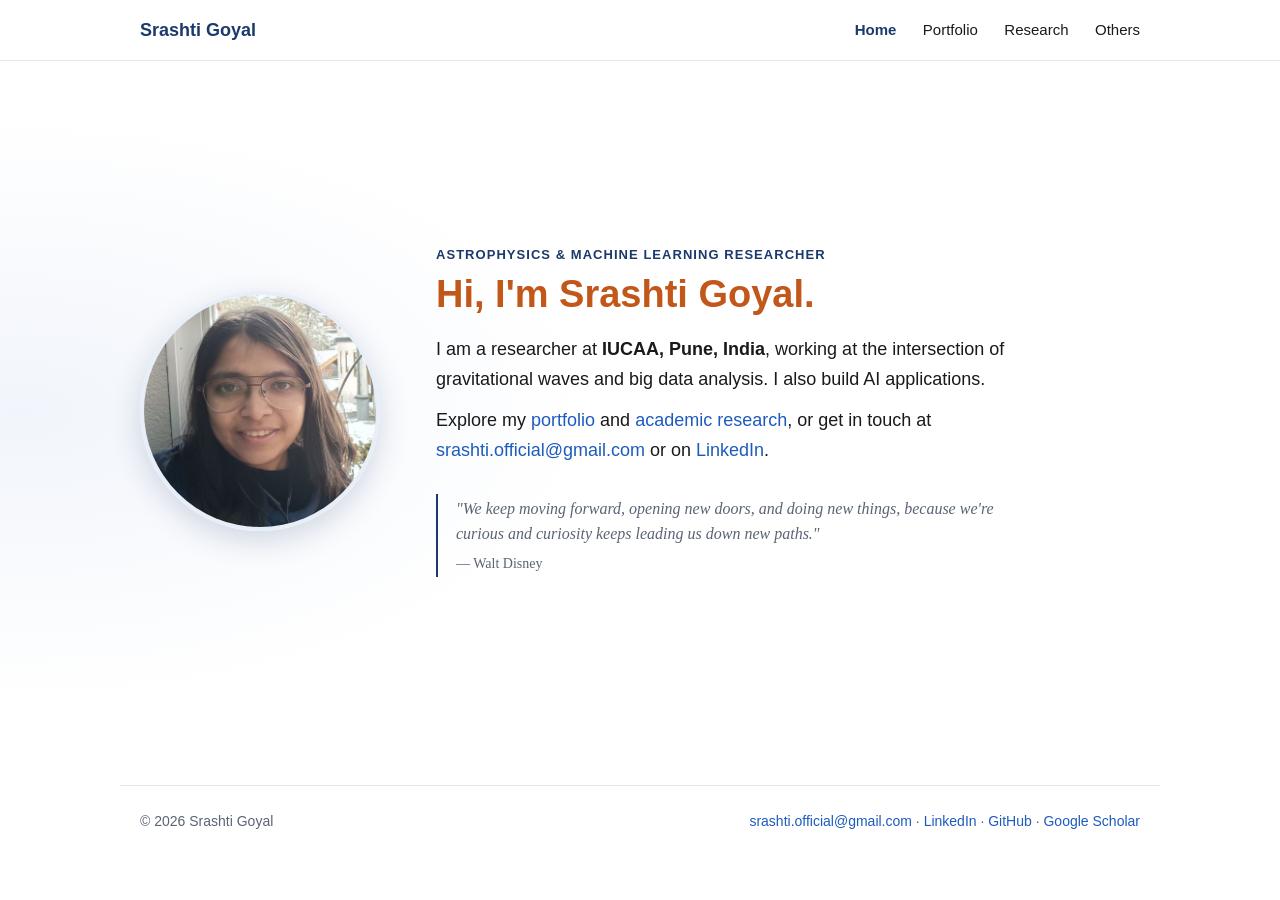
<file: index.html>
<!DOCTYPE html>
<html lang="en">
<head>
  <meta charset="UTF-8">
  <meta name="viewport" content="width=device-width, initial-scale=1.0">
  <title>Srashti Goyal | Astrophysics &amp; ML Researcher</title>
  <meta name="description" content="Dr. Srashti Goyal: astrophysics and machine learning researcher at IUCAA, Pune, working on gravitational waves and big data analysis.">
  <meta property="og:title" content="Srashti Goyal | Astrophysics &amp; ML Researcher">
  <meta property="og:description" content="Dr. Srashti Goyal: astrophysics and machine learning researcher at IUCAA, Pune, working on gravitational waves and big data analysis.">
  <meta property="og:image" content="https://srashtig.github.io/images/headshot.jpg">
  <link rel="icon" href="data:image/svg+xml,<svg xmlns='http://www.w3.org/2000/svg' viewBox='0 0 100 100'><circle cx='50' cy='50' r='48' fill='%231B3A6B'/><text x='50' y='66' font-size='46' text-anchor='middle' fill='white' font-family='Arial' font-weight='bold'>SG</text></svg>">
  <link rel="stylesheet" href="style.css?v=202611011220">
</head>
<body>
<header class="nav">
  <div class="wrap nav-inner">
    <a class="brand" href="index.html">Srashti Goyal</a>
    <button class="menu-btn" aria-label="Open menu" aria-expanded="false">&#9776;</button>
    <nav class="links">
      <a href="index.html" class="active" aria-current="page">Home</a>
      <a href="portfolio.html">Portfolio</a>
      <a href="research.html">Research</a>
      <a href="others.html">Others</a>
    </nav>
  </div>
</header>
<main>
  <section class="home wrap">
    <img class="avatar" src="images/headshot.jpg" alt="Portrait of Srashti Goyal" width="220" height="220">
    <div class="home-text">
      <p class="home-eyebrow">Astrophysics &amp; Machine Learning Researcher</p>
      <h1>Hi, I'm Srashti Goyal.</h1>
      <p class="home-lead">I am a researcher at <b>IUCAA, Pune, India</b>, working at the intersection of gravitational waves and big data analysis. I also build AI applications.</p>
      <p class="home-lead">Explore my <a href="portfolio.html">portfolio</a> and <a href="research.html">academic research</a>, or get in touch at <a href="mailto:srashti.official@gmail.com">srashti.official@gmail.com</a> or on <a href="https://www.linkedin.com/in/srashtig" target="_blank" rel="noopener">LinkedIn</a>.</p>
      <blockquote class="quote">"We keep moving forward, opening new doors, and doing new things, because we're curious and curiosity keeps leading us down new paths."<cite>Walt Disney</cite></blockquote>
    </div>
  </section>
</main>
<footer class="wrap footer">
  <span>© 2026 Srashti Goyal</span>
  <span class="foot-links"><a href="mailto:srashti.official@gmail.com">srashti.official@gmail.com</a> · <a href="https://www.linkedin.com/in/srashtig" target="_blank" rel="noopener">LinkedIn</a> · <a href="https://github.com/srashtig" target="_blank" rel="noopener">GitHub</a> · <a href="https://scholar.google.com/citations?hl=en&amp;user=jjwbt0UAAAAJ" target="_blank" rel="noopener">Google Scholar</a></span>
</footer>
<script src="script.js"></script>
</body>
</html>
</file>
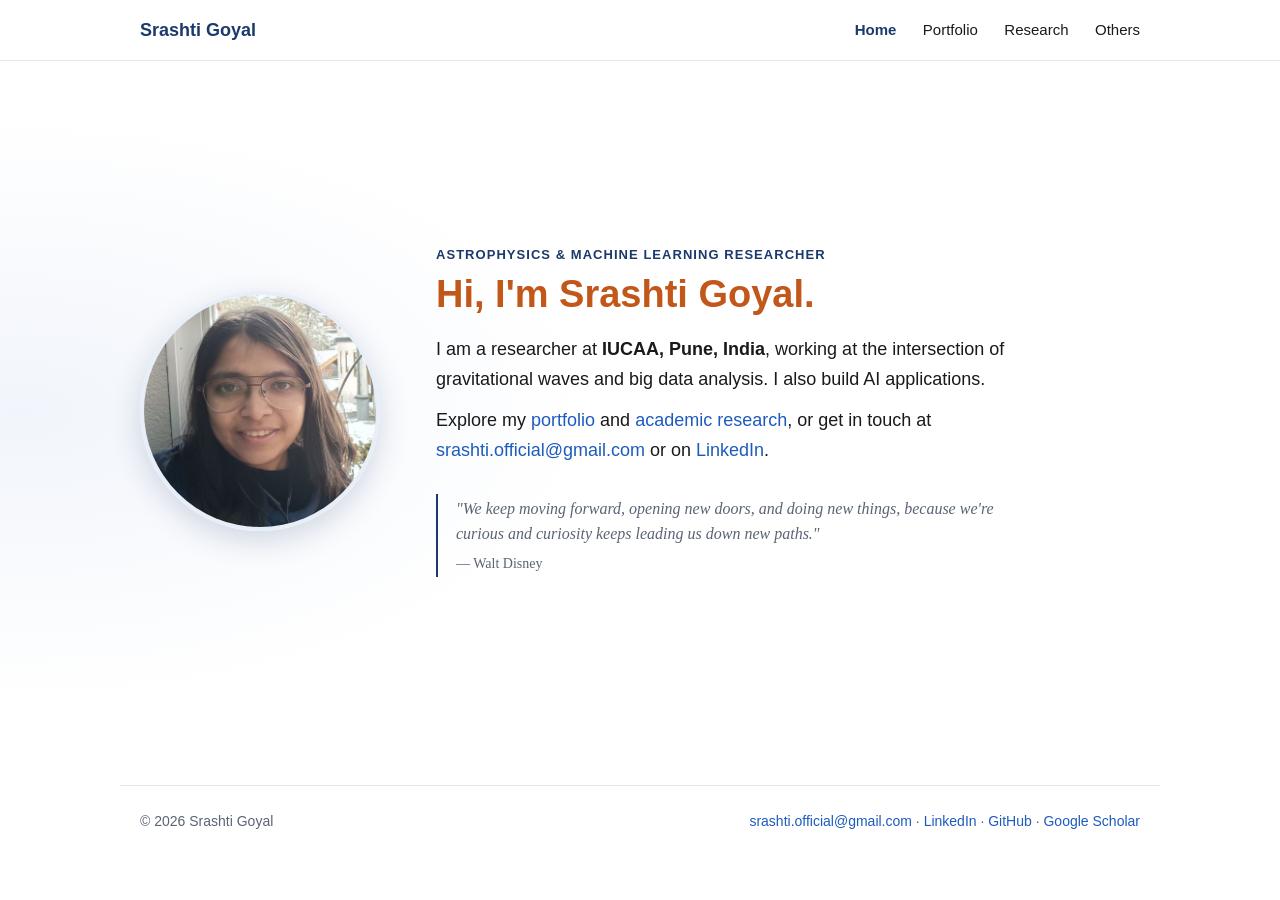
<file: personal/index.html>
<!DOCTYPE html>
<html lang="en">
<head>
  <meta charset="UTF-8">
  <title>Moved | Srashti Goyal</title>
  <meta http-equiv="refresh" content="0; url=https://srashtig.github.io/">
  <link rel="canonical" href="https://srashtig.github.io/">
</head>
<body>
  <p>This page has moved to <a href="https://srashtig.github.io/">srashtig.github.io</a>.</p>
</body>
</html>
</file>
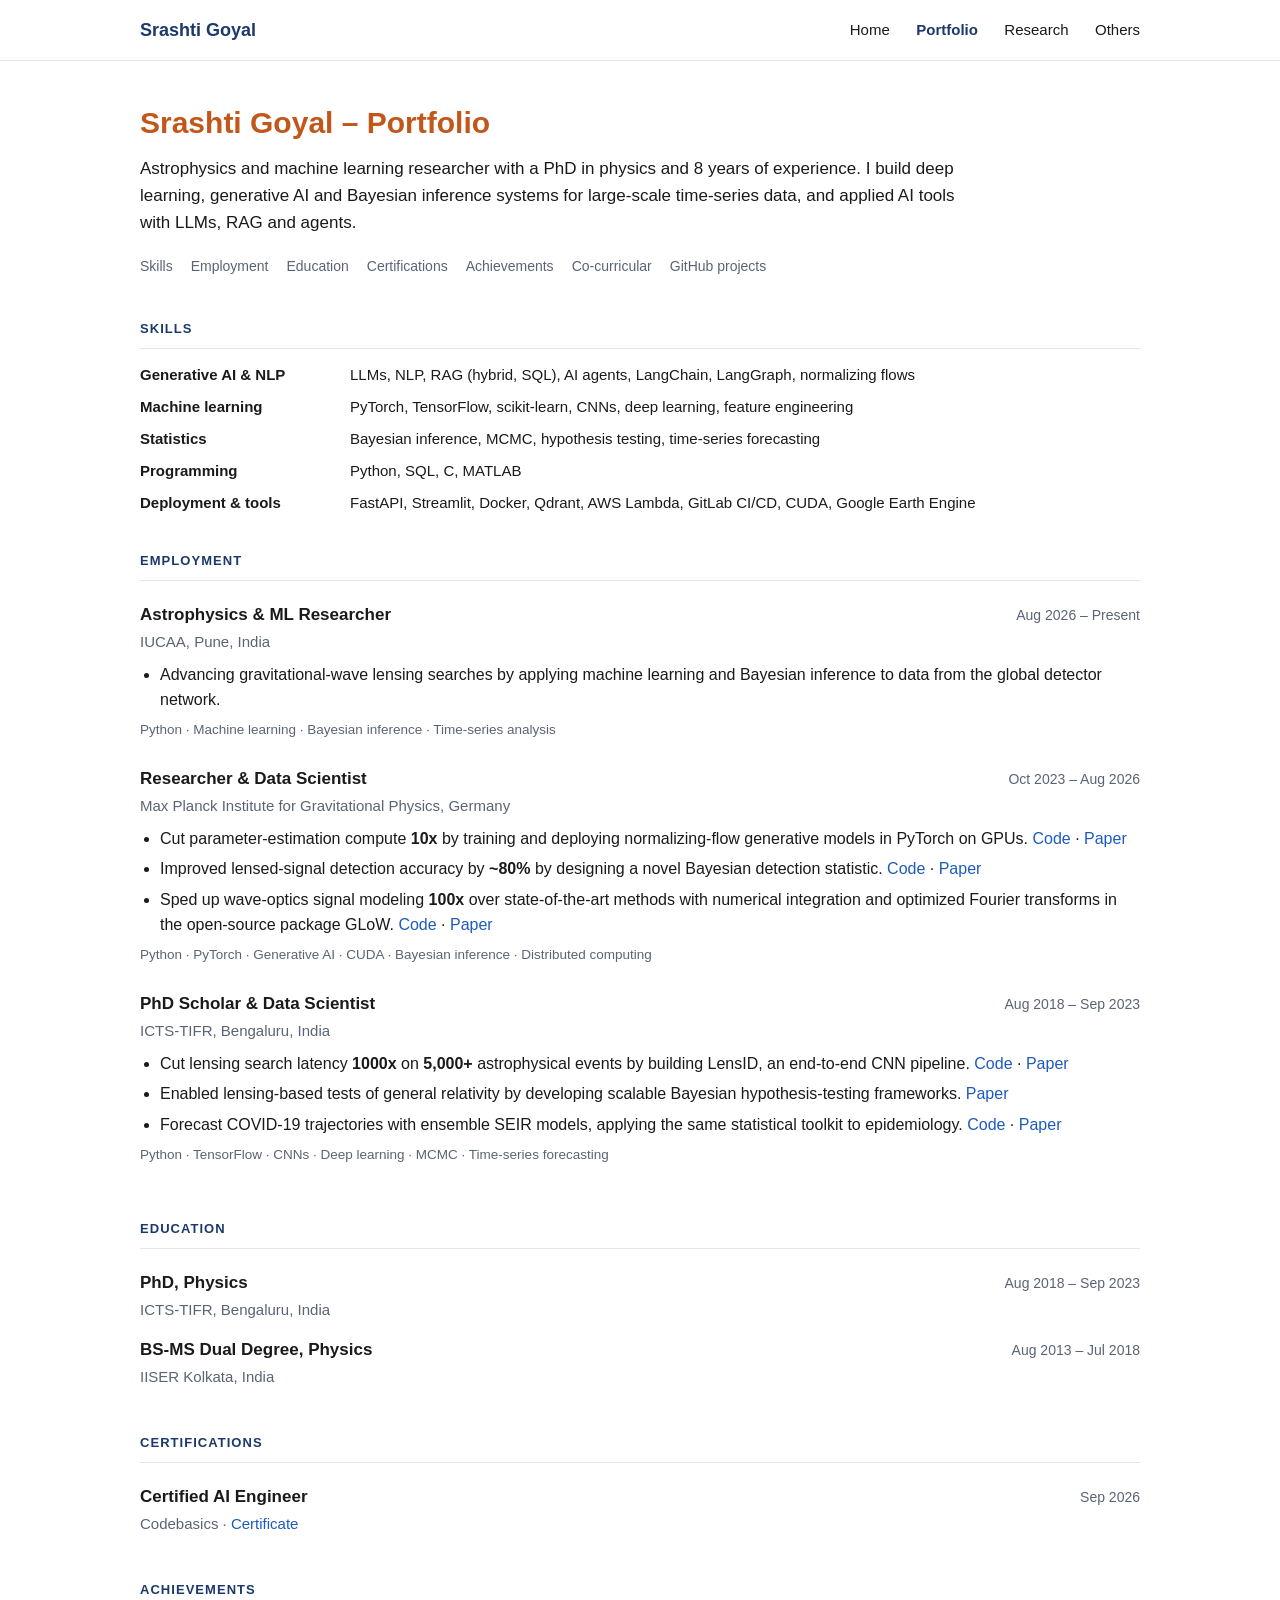
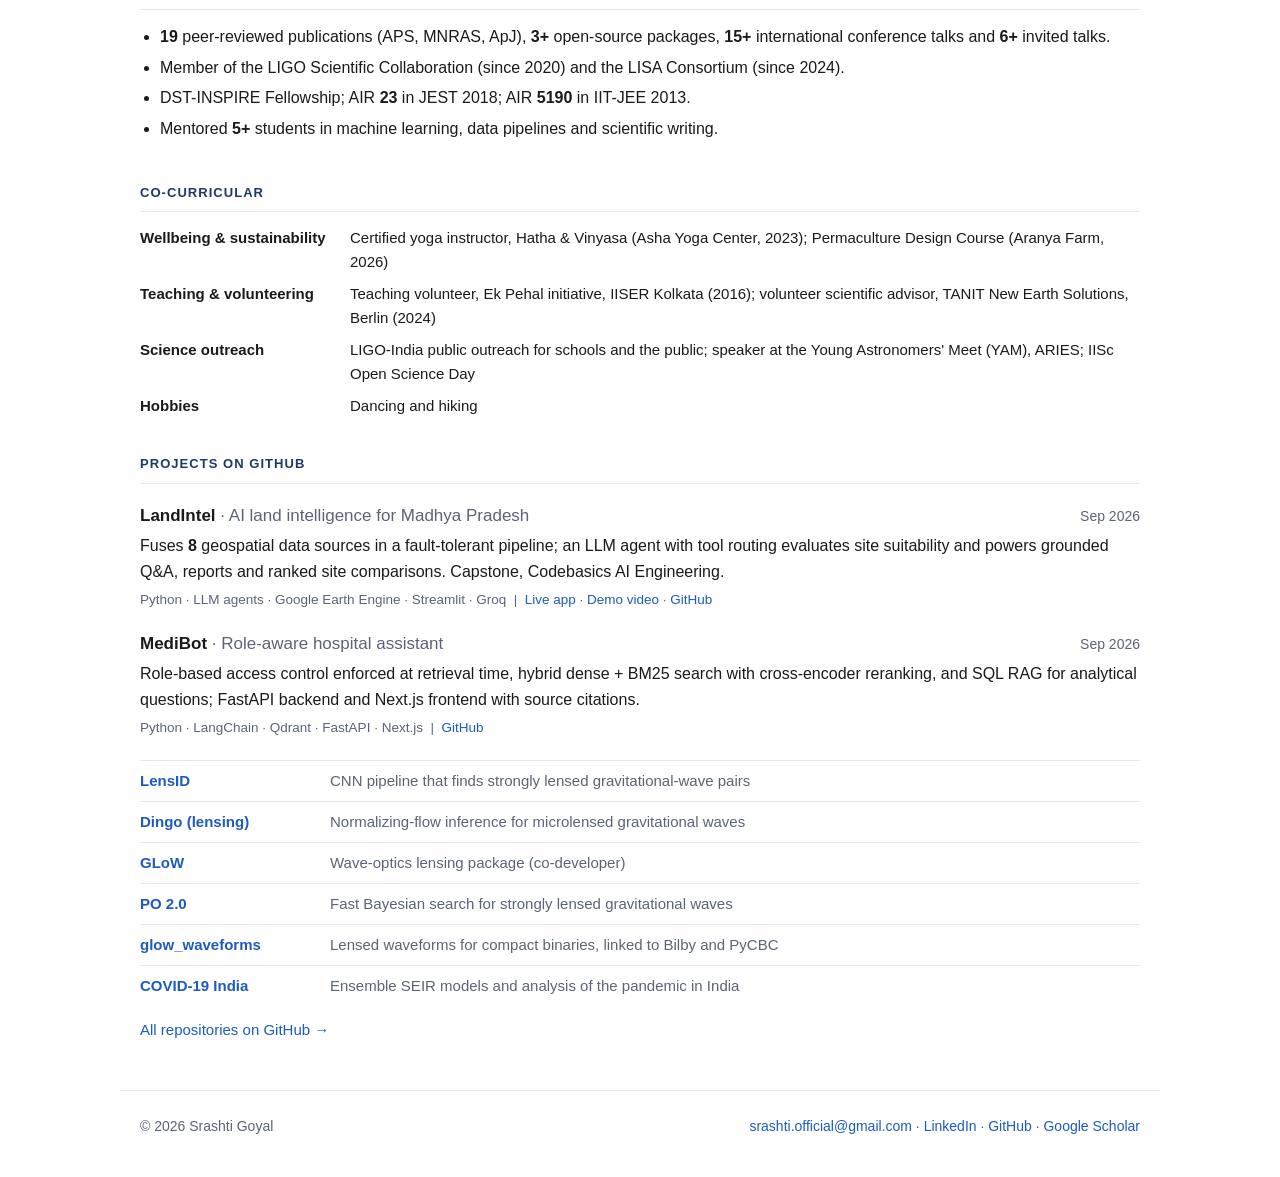
<file: portfolio.html>
<!DOCTYPE html>
<html lang="en">
<head>
  <meta charset="UTF-8">
  <meta name="viewport" content="width=device-width, initial-scale=1.0">
  <title>Portfolio | Srashti Goyal</title>
  <meta name="description" content="Dr. Srashti Goyal: astrophysics and machine learning researcher at IUCAA, Pune, working on gravitational waves and big data analysis.">
  <meta property="og:title" content="Portfolio | Srashti Goyal">
  <meta property="og:description" content="Dr. Srashti Goyal: astrophysics and machine learning researcher at IUCAA, Pune, working on gravitational waves and big data analysis.">
  <meta property="og:image" content="https://srashtig.github.io/images/headshot.jpg">
  <link rel="icon" href="data:image/svg+xml,<svg xmlns='http://www.w3.org/2000/svg' viewBox='0 0 100 100'><circle cx='50' cy='50' r='48' fill='%231B3A6B'/><text x='50' y='66' font-size='46' text-anchor='middle' fill='white' font-family='Arial' font-weight='bold'>SG</text></svg>">
  <link rel="stylesheet" href="style.css?v=202611011220">
</head>
<body>
<header class="nav">
  <div class="wrap nav-inner">
    <a class="brand" href="index.html">Srashti Goyal</a>
    <button class="menu-btn" aria-label="Open menu" aria-expanded="false">&#9776;</button>
    <nav class="links">
      <a href="index.html">Home</a>
      <a href="portfolio.html" class="active" aria-current="page">Portfolio</a>
      <a href="research.html">Research</a>
      <a href="others.html">Others</a>
    </nav>
  </div>
</header>
<main class="cv">
  <header class="wrap cv-head">
    <h1 class="cv-title">Srashti Goyal – Portfolio</h1>
    <p class="cv-summary">Astrophysics and machine learning researcher with a PhD in physics and 8 years of experience. I build deep learning, generative AI and Bayesian inference systems for large-scale time-series data, and applied AI tools with LLMs, RAG and agents.</p>
    <nav class="cv-jump" aria-label="On this page">
      <a href="#skills">Skills</a><a href="#employment">Employment</a><a href="#education">Education</a><a href="#certifications">Certifications</a><a href="#achievements">Achievements</a><a href="#cocurricular">Co-curricular</a><a href="#github">GitHub projects</a>
    </nav>
  </header>

  <section id="skills" class="wrap cv-section">
    <h2>Skills</h2>
    <dl class="cv-skills">
      <dt>Generative AI &amp; NLP</dt><dd>LLMs, NLP, RAG (hybrid, SQL), AI agents, LangChain, LangGraph, normalizing flows</dd>
      <dt>Machine learning</dt><dd>PyTorch, TensorFlow, scikit-learn, CNNs, deep learning, feature engineering</dd>
      <dt>Statistics</dt><dd>Bayesian inference, MCMC, hypothesis testing, time-series forecasting</dd>
      <dt>Programming</dt><dd>Python, SQL, C, MATLAB</dd>
      <dt>Deployment &amp; tools</dt><dd>FastAPI, Streamlit, Docker, Qdrant, AWS Lambda, GitLab CI/CD, CUDA, Google Earth Engine</dd>
    </dl>
  </section>

  <section id="employment" class="wrap cv-section">
    <h2>Employment</h2>
    <article class="cv-item">
      <div class="cv-item-head"><h3>Astrophysics &amp; ML Researcher</h3><time>Aug 2026 – Present</time></div>
      <p class="cv-org">IUCAA, Pune, India</p>
      <ul><li>Advancing gravitational-wave lensing searches by applying machine learning and Bayesian inference to data from the global detector network.</li></ul>
      <p class="cv-tech">Python · Machine learning · Bayesian inference · Time-series analysis</p>
    </article>
    <article class="cv-item">
      <div class="cv-item-head"><h3>Researcher &amp; Data Scientist</h3><time>Oct 2023 – Aug 2026</time></div>
      <p class="cv-org">Max Planck Institute for Gravitational Physics, Germany</p>
      <ul>
        <li>Cut parameter-estimation compute <b>10x</b> by training and deploying normalizing-flow generative models in PyTorch on GPUs. <a href="https://github.com/srashtig/dingo/tree/lensing" target="_blank" rel="noopener">Code</a> · <a href="https://arxiv.org/abs/2511.08486" target="_blank" rel="noopener">Paper</a></li>
        <li>Improved lensed-signal detection accuracy by <b>~80%</b> by designing a novel Bayesian detection statistic. <a href="https://github.com/anbarsode/PO2.0" target="_blank" rel="noopener">Code</a> · <a href="https://arxiv.org/abs/2412.01278" target="_blank" rel="noopener">Paper</a></li>
        <li>Sped up wave-optics signal modeling <b>100x</b> over state-of-the-art methods with numerical integration and optimized Fourier transforms in the open-source package GLoW. <a href="https://github.com/miguelzuma/GLoW_public" target="_blank" rel="noopener">Code</a> · <a href="https://arxiv.org/abs/2409.04606" target="_blank" rel="noopener">Paper</a></li>
      </ul>
      <p class="cv-tech">Python · PyTorch · Generative AI · CUDA · Bayesian inference · Distributed computing</p>
    </article>
    <article class="cv-item">
      <div class="cv-item-head"><h3>PhD Scholar &amp; Data Scientist</h3><time>Aug 2018 – Sep 2023</time></div>
      <p class="cv-org">ICTS-TIFR, Bengaluru, India</p>
      <ul>
        <li>Cut lensing search latency <b>1000x</b> on <b>5,000+</b> astrophysical events by building LensID, an end-to-end CNN pipeline. <a href="https://github.com/srashtig/lensid-15jul-2022" target="_blank" rel="noopener">Code</a> · <a href="https://arxiv.org/abs/2106.12466" target="_blank" rel="noopener">Paper</a></li>
        <li>Enabled lensing-based tests of general relativity by developing scalable Bayesian hypothesis-testing frameworks. <a href="https://journals.aps.org/prd/abstract/10.1103/PhysRevD.108.024052" target="_blank" rel="noopener">Paper</a></li>
        <li>Forecast COVID-19 trajectories with ensemble SEIR models, applying the same statistical toolkit to epidemiology. <a href="https://github.com/srashtig/covid-19-icts" target="_blank" rel="noopener">Code</a> · <a href="https://www.sciencedirect.com/science/article/pii/S0960077920309863" target="_blank" rel="noopener">Paper</a></li>
      </ul>
      <p class="cv-tech">Python · TensorFlow · CNNs · Deep learning · MCMC · Time-series forecasting</p>
    </article>
  </section>

  <section id="education" class="wrap cv-section">
    <h2>Education</h2>
    <div class="cv-item compact"><div class="cv-item-head"><h3>PhD, Physics</h3><time>Aug 2018 – Sep 2023</time></div><p class="cv-org">ICTS-TIFR, Bengaluru, India</p></div>
    <div class="cv-item compact"><div class="cv-item-head"><h3>BS-MS Dual Degree, Physics</h3><time>Aug 2013 – Jul 2018</time></div><p class="cv-org">IISER Kolkata, India</p></div>
  </section>

  <section id="certifications" class="wrap cv-section">
    <h2>Certifications</h2>
    <div class="cv-item compact"><div class="cv-item-head"><h3>Certified AI Engineer</h3><time>Sep 2026</time></div><p class="cv-org">Codebasics · <a href="https://codebasics.io/certificate/CB-163-704817" target="_blank" rel="noopener">Certificate</a></p></div>
  </section>

  <section id="achievements" class="wrap cv-section">
    <h2>Achievements</h2>
    <ul class="cv-list">
      <li><b>19</b> peer-reviewed publications (APS, MNRAS, ApJ), <b>3+</b> open-source packages, <b>15+</b> international conference talks and <b>6+</b> invited talks.</li>
      <li>Member of the LIGO Scientific Collaboration (since 2020) and the LISA Consortium (since 2024).</li>
      <li>DST-INSPIRE Fellowship; AIR <b>23</b> in JEST 2018; AIR <b>5190</b> in IIT-JEE 2013.</li>
      <li>Mentored <b>5+</b> students in machine learning, data pipelines and scientific writing.</li>
    </ul>
  </section>

  <section id="cocurricular" class="wrap cv-section">
    <h2>Co-curricular</h2>
    <dl class="cv-skills">
      <dt>Wellbeing &amp; sustainability</dt><dd>Certified yoga instructor, Hatha &amp; Vinyasa (Asha Yoga Center, 2023); Permaculture Design Course (Aranya Farm, 2026)</dd>
      <dt>Teaching &amp; volunteering</dt><dd>Teaching volunteer, Ek Pehal initiative, IISER Kolkata (2016); volunteer scientific advisor, TANIT New Earth Solutions, Berlin (2024)</dd>
      <dt>Science outreach</dt><dd>LIGO-India public outreach for schools and the public; speaker at the Young Astronomers' Meet (YAM), ARIES; IISc Open Science Day</dd>
      <dt>Hobbies</dt><dd>Dancing and hiking</dd>
    </dl>
  </section>

  <section id="github" class="wrap cv-section">
    <h2>Projects on GitHub</h2>
    <div class="cv-projects">
      <article class="cv-project">
        <div class="cv-item-head"><h3>LandIntel <span>· AI land intelligence for Madhya Pradesh</span></h3><time>Sep 2026</time></div>
        <p>Fuses <b>8</b> geospatial data sources in a fault-tolerant pipeline; an LLM agent with tool routing evaluates site suitability and powers grounded Q&amp;A, reports and ranked site comparisons. Capstone, Codebasics AI Engineering.</p>
        <p class="cv-tech">Python · LLM agents · Google Earth Engine · Streamlit · Groq &nbsp;|&nbsp; <a href="https://landintel.streamlit.app/" target="_blank" rel="noopener">Live app</a> · <a href="https://www.youtube.com/watch?v=Ngdg0d8aNTc" target="_blank" rel="noopener">Demo video</a> · <a href="https://github.com/srashtig/LandIntel" target="_blank" rel="noopener">GitHub</a></p>
      </article>
      <article class="cv-project">
        <div class="cv-item-head"><h3>MediBot <span>· Role-aware hospital assistant</span></h3><time>Sep 2026</time></div>
        <p>Role-based access control enforced at retrieval time, hybrid dense + BM25 search with cross-encoder reranking, and SQL RAG for analytical questions; FastAPI backend and Next.js frontend with source citations.</p>
        <p class="cv-tech">Python · LangChain · Qdrant · FastAPI · Next.js &nbsp;|&nbsp; <a href="https://github.com/srashtig/MediBot_AdvancedRAG" target="_blank" rel="noopener">GitHub</a></p>
      </article>
    </div>
    <table class="cv-repos">
      <tbody>
        <tr><td><a href="https://github.com/srashtig/lensid-15jul-2022" target="_blank" rel="noopener">LensID</a></td><td>CNN pipeline that finds strongly lensed gravitational-wave pairs</td></tr>
        <tr><td><a href="https://github.com/srashtig/dingo/tree/lensing" target="_blank" rel="noopener">Dingo (lensing)</a></td><td>Normalizing-flow inference for microlensed gravitational waves</td></tr>
        <tr><td><a href="https://github.com/miguelzuma/GLoW_public" target="_blank" rel="noopener">GLoW</a></td><td>Wave-optics lensing package (co-developer)</td></tr>
        <tr><td><a href="https://github.com/anbarsode/PO2.0" target="_blank" rel="noopener">PO 2.0</a></td><td>Fast Bayesian search for strongly lensed gravitational waves</td></tr>
        <tr><td><a href="https://github.com/srashtig/glow_waveforms" target="_blank" rel="noopener">glow_waveforms</a></td><td>Lensed waveforms for compact binaries, linked to Bilby and PyCBC</td></tr>
        <tr><td><a href="https://github.com/srashtig/covid-19-icts" target="_blank" rel="noopener">COVID-19 India</a></td><td>Ensemble SEIR models and analysis of the pandemic in India</td></tr>
      </tbody>
    </table>
    <p class="cv-more"><a href="https://github.com/srashtig" target="_blank" rel="noopener">All repositories on GitHub →</a></p>
  </section>
</main>
<footer class="wrap footer">
  <span>© 2026 Srashti Goyal</span>
  <span class="foot-links"><a href="mailto:srashti.official@gmail.com">srashti.official@gmail.com</a> · <a href="https://www.linkedin.com/in/srashtig" target="_blank" rel="noopener">LinkedIn</a> · <a href="https://github.com/srashtig" target="_blank" rel="noopener">GitHub</a> · <a href="https://scholar.google.com/citations?hl=en&amp;user=jjwbt0UAAAAJ" target="_blank" rel="noopener">Google Scholar</a></span>
</footer>
<script src="script.js"></script>
</body>
</html>
</file>
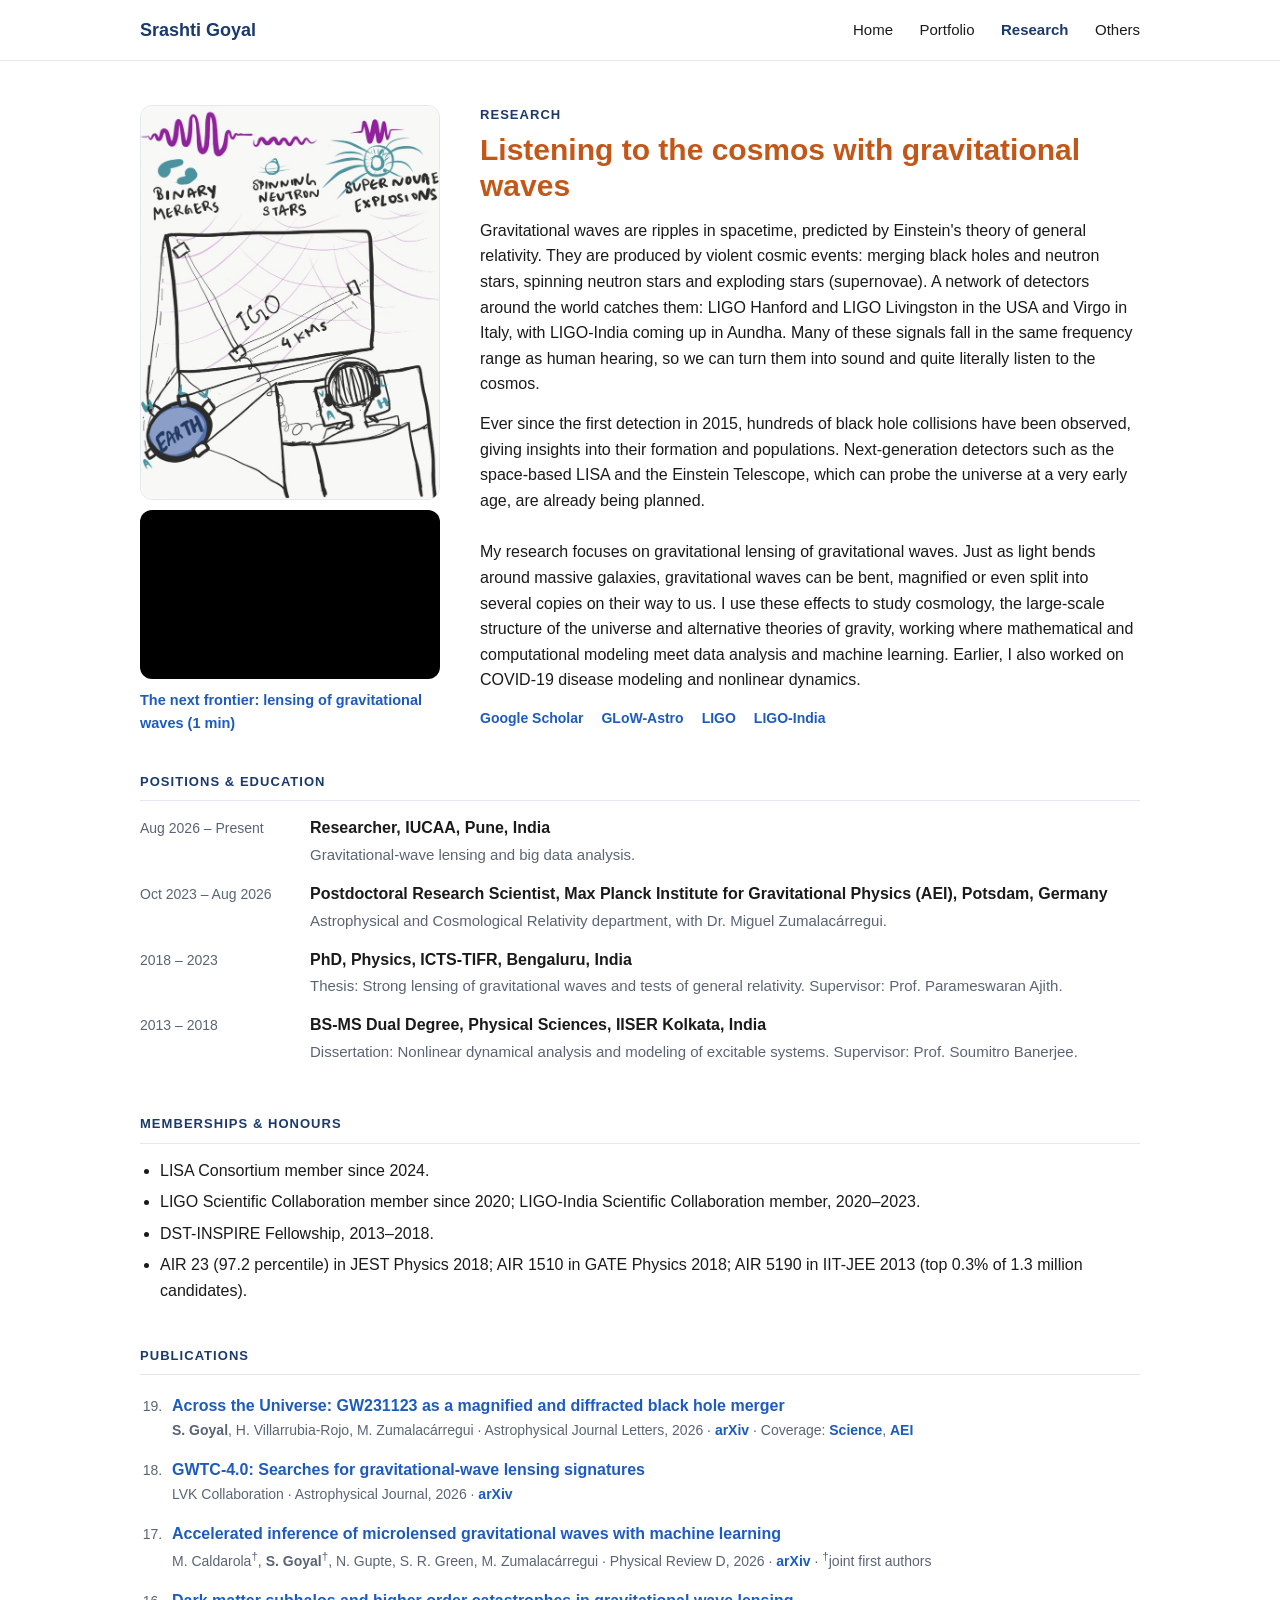
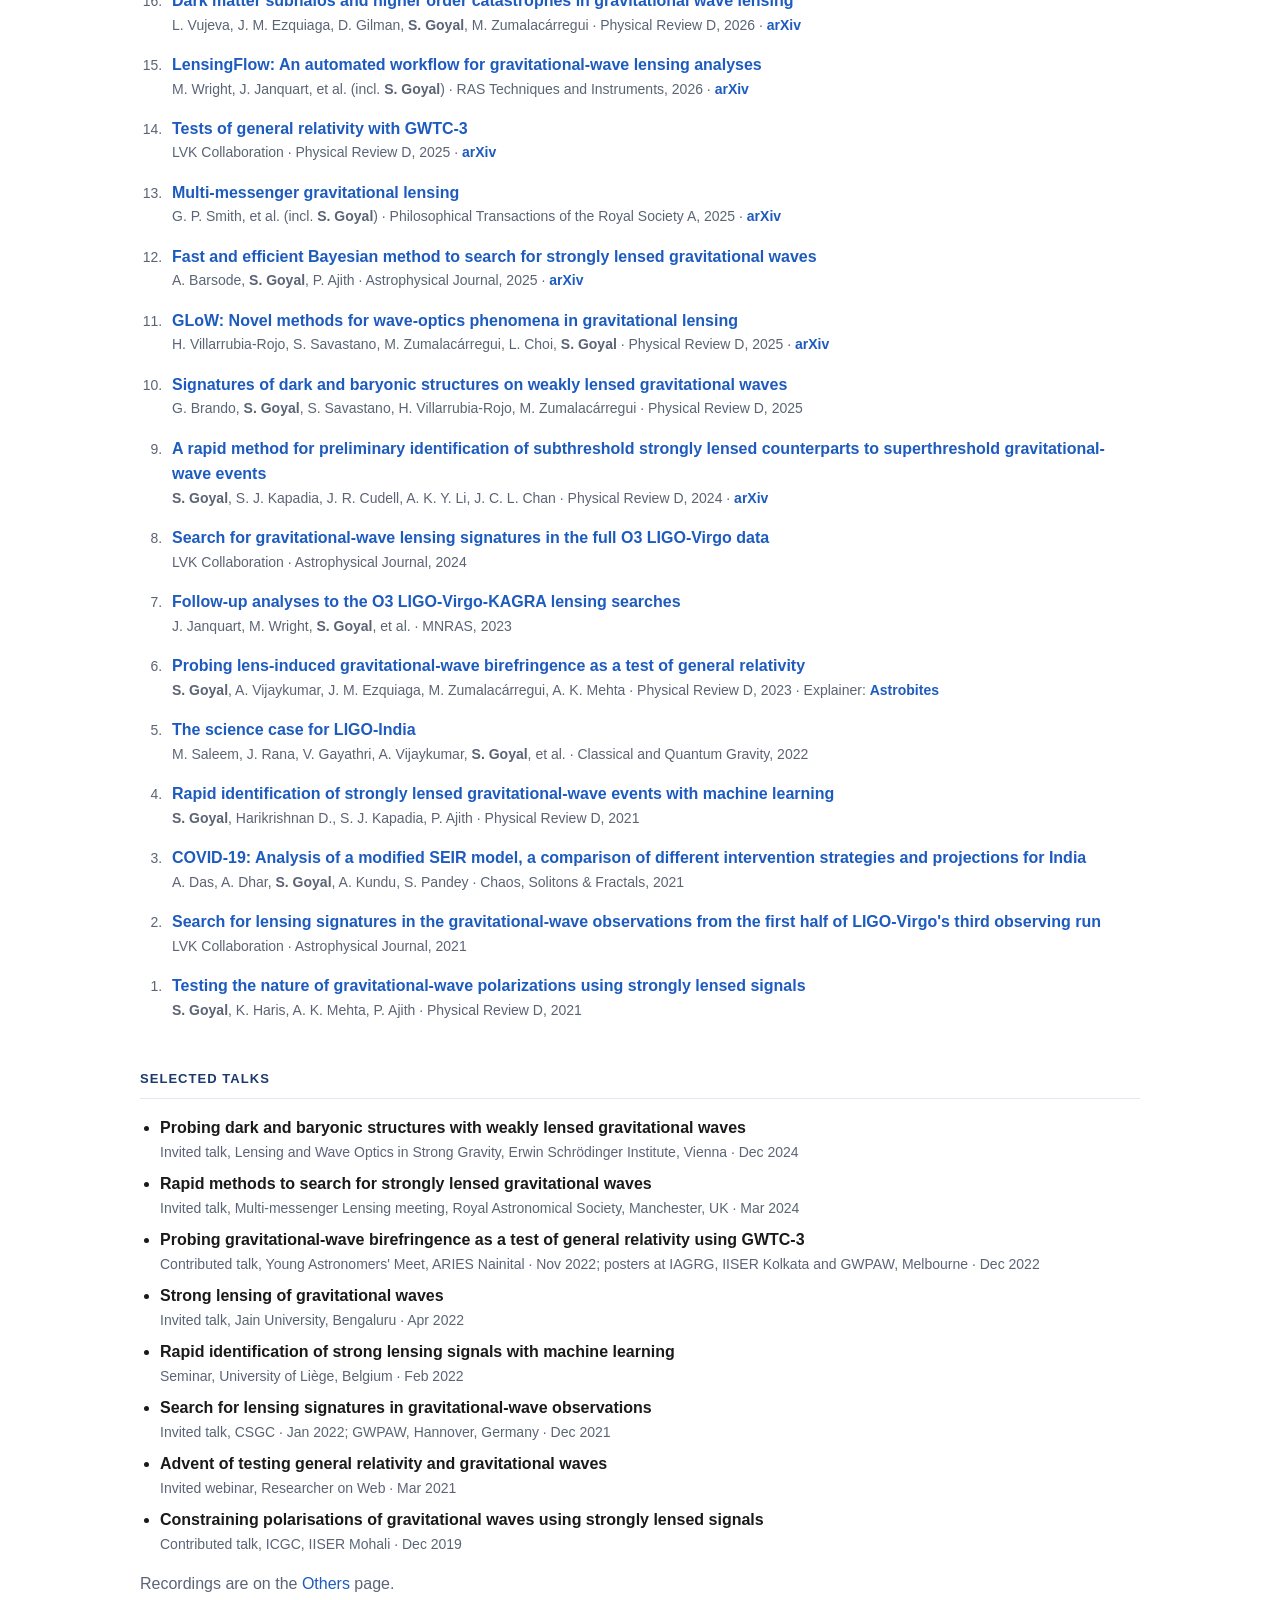
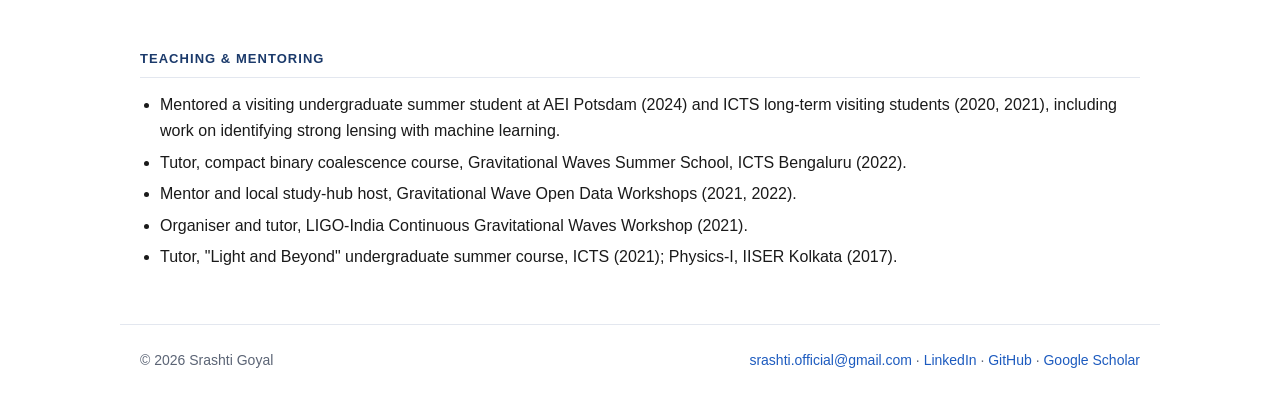
<file: research.html>
<!DOCTYPE html>
<html lang="en">
<head>
  <meta charset="UTF-8">
  <meta name="viewport" content="width=device-width, initial-scale=1.0">
  <title>Research | Srashti Goyal</title>
  <meta name="description" content="Dr. Srashti Goyal: astrophysics and machine learning researcher at IUCAA, Pune, working on gravitational waves and big data analysis.">
  <meta property="og:title" content="Research | Srashti Goyal">
  <meta property="og:description" content="Dr. Srashti Goyal: astrophysics and machine learning researcher at IUCAA, Pune, working on gravitational waves and big data analysis.">
  <meta property="og:image" content="https://srashtig.github.io/images/headshot.jpg">
  <link rel="icon" href="data:image/svg+xml,<svg xmlns='http://www.w3.org/2000/svg' viewBox='0 0 100 100'><circle cx='50' cy='50' r='48' fill='%231B3A6B'/><text x='50' y='66' font-size='46' text-anchor='middle' fill='white' font-family='Arial' font-weight='bold'>SG</text></svg>">
  <link rel="stylesheet" href="style.css?v=202611011220">
</head>
<body>
<header class="nav">
  <div class="wrap nav-inner">
    <a class="brand" href="index.html">Srashti Goyal</a>
    <button class="menu-btn" aria-label="Open menu" aria-expanded="false">&#9776;</button>
    <nav class="links">
      <a href="index.html">Home</a>
      <a href="portfolio.html">Portfolio</a>
      <a href="research.html" class="active" aria-current="page">Research</a>
      <a href="others.html">Others</a>
    </nav>
  </div>
</header>
<main class="cv">
  <section class="wrap research-intro">
    <div class="sketch-col">
      <img class="sketch" src="images/gw-sketch.jpg" alt="Hand-drawn sketch: gravitational waves from binary mergers, spinning neutron stars and supernova explosions reach a LIGO detector on Earth, where someone listens with headphones" width="640" height="845">
      <div class="embed"><iframe src="https://www.youtube-nocookie.com/embed/zv9tStMviwA" title="The next frontier: lensing of gravitational waves" loading="lazy" allow="accelerometer; encrypted-media; gyroscope; picture-in-picture" allowfullscreen></iframe></div>
      <a class="sketch-link" href="https://youtu.be/zv9tStMviwA" target="_blank" rel="noopener">The next frontier: lensing of gravitational waves (1 min)</a>
    </div>
    <div>
      <p class="eyebrow">Research</p>
      <h1>Listening to the cosmos with gravitational waves</h1>
      <p>Gravitational waves are ripples in spacetime, predicted by Einstein's theory of general relativity. They are produced by violent cosmic events: merging black holes and neutron stars, spinning neutron stars and exploding stars (supernovae). A network of detectors around the world catches them: LIGO Hanford and LIGO Livingston in the USA and Virgo in Italy, with LIGO-India coming up in Aundha. Many of these signals fall in the same frequency range as human hearing, so we can turn them into sound and quite literally listen to the cosmos.</p>
      <p>Ever since the first detection in 2015, hundreds of black hole collisions have been observed, giving insights into their formation and populations. Next-generation detectors such as the space-based LISA and the Einstein Telescope, which can probe the universe at a very early age, are already being planned.</p>
      <p class="focus">My research focuses on gravitational lensing of gravitational waves. Just as light bends around massive galaxies, gravitational waves can be bent, magnified or even split into several copies on their way to us. I use these effects to study cosmology, the large-scale structure of the universe and alternative theories of gravity, working where mathematical and computational modeling meet data analysis and machine learning. Earlier, I also worked on COVID-19 disease modeling and nonlinear dynamics.</p>
      <nav class="cv-jump research-links"><a href="https://scholar.google.com/citations?hl=en&amp;user=jjwbt0UAAAAJ" target="_blank" rel="noopener">Google Scholar</a><a href="https://glow-astro.org/" target="_blank" rel="noopener">GLoW-Astro</a><a href="https://ligo.org/" target="_blank" rel="noopener">LIGO</a><a href="https://www.ligo-india.in/" target="_blank" rel="noopener">LIGO-India</a></nav>
    </div>
  </section>

  <section class="wrap cv-section">
    <h2>Positions &amp; education</h2>
    <div class="timeline">
      <div><time>Aug 2026 – Present</time><h3>Researcher, IUCAA, Pune, India</h3><p>Gravitational-wave lensing and big data analysis.</p></div>
      <div><time>Oct 2023 – Aug 2026</time><h3>Postdoctoral Research Scientist, Max Planck Institute for Gravitational Physics (AEI), Potsdam, Germany</h3><p>Astrophysical and Cosmological Relativity department, with Dr. Miguel Zumalacárregui.</p></div>
      <div><time>2018 – 2023</time><h3>PhD, Physics, ICTS-TIFR, Bengaluru, India</h3><p>Thesis: Strong lensing of gravitational waves and tests of general relativity. Supervisor: Prof. Parameswaran Ajith.</p></div>
      <div><time>2013 – 2018</time><h3>BS-MS Dual Degree, Physical Sciences, IISER Kolkata, India</h3><p>Dissertation: Nonlinear dynamical analysis and modeling of excitable systems. Supervisor: Prof. Soumitro Banerjee.</p></div>
    </div>
  </section>

  <section class="wrap cv-section">
    <h2>Memberships &amp; honours</h2>
    <ul class="plain">
      <li>LISA Consortium member since 2024.</li>
      <li>LIGO Scientific Collaboration member since 2020; LIGO-India Scientific Collaboration member, 2020–2023.</li>
      <li>DST-INSPIRE Fellowship, 2013–2018.</li>
      <li>AIR 23 (97.2 percentile) in JEST Physics 2018; AIR 1510 in GATE Physics 2018; AIR 5190 in IIT-JEE 2013 (top 0.3% of 1.3 million candidates).</li>
    </ul>
  </section>

  <section id="list" class="wrap cv-section">
    <h2>Publications</h2>
    <ol class="pubs" reversed>
      <li><a href="https://doi.org/10.3847/2041-8213/ae93b1" target="_blank" rel="noopener">Across the Universe: GW231123 as a magnified and diffracted black hole merger</a><span><b>S. Goyal</b>, H. Villarrubia-Rojo, M. Zumalacárregui · Astrophysical Journal Letters, 2026 · <a href="https://arxiv.org/abs/2512.17631" target="_blank" rel="noopener">arXiv</a> · Coverage: <a href="https://www.science.org/content/article/extreme-black-hole-merger-may-be-cosmic-illusion" target="_blank" rel="noopener">Science</a>, <a href="https://www.aei.mpg.de/1490509/do-black-holes-pretend-to-have-large-masses" target="_blank" rel="noopener">AEI</a></span></li>
      <li><a href="https://doi.org/10.3847/1538-4357/ae9744" target="_blank" rel="noopener">GWTC-4.0: Searches for gravitational-wave lensing signatures</a><span>LVK Collaboration · Astrophysical Journal, 2026 · <a href="https://arxiv.org/abs/2512.16347" target="_blank" rel="noopener">arXiv</a></span></li>
      <li><a href="https://doi.org/10.1103/lvwm-d7fm" target="_blank" rel="noopener">Accelerated inference of microlensed gravitational waves with machine learning</a><span>M. Caldarola<sup>†</sup>, <b>S. Goyal</b><sup>†</sup>, N. Gupte, S. R. Green, M. Zumalacárregui · Physical Review D, 2026 · <a href="https://arxiv.org/abs/2511.08486" target="_blank" rel="noopener">arXiv</a> · <sup>†</sup>joint first authors</span></li>
      <li><a href="https://doi.org/10.1103/kp86-q1h2" target="_blank" rel="noopener">Dark matter subhalos and higher order catastrophes in gravitational wave lensing</a><span>L. Vujeva, J. M. Ezquiaga, D. Gilman, <b>S. Goyal</b>, M. Zumalacárregui · Physical Review D, 2026 · <a href="https://arxiv.org/abs/2510.14953" target="_blank" rel="noopener">arXiv</a></span></li>
      <li><a href="https://doi.org/10.1093/rasti/rzag003" target="_blank" rel="noopener">LensingFlow: An automated workflow for gravitational-wave lensing analyses</a><span>M. Wright, J. Janquart, et al. (incl. <b>S. Goyal</b>) · RAS Techniques and Instruments, 2026 · <a href="https://arxiv.org/abs/2507.20256" target="_blank" rel="noopener">arXiv</a></span></li>
      <li><a href="https://doi.org/10.1103/PhysRevD.112.084080" target="_blank" rel="noopener">Tests of general relativity with GWTC-3</a><span>LVK Collaboration · Physical Review D, 2025 · <a href="https://arxiv.org/abs/2112.06861" target="_blank" rel="noopener">arXiv</a></span></li>
      <li><a href="https://doi.org/10.1098/rsta.2024.0134" target="_blank" rel="noopener">Multi-messenger gravitational lensing</a><span>G. P. Smith, et al. (incl. <b>S. Goyal</b>) · Philosophical Transactions of the Royal Society A, 2025 · <a href="https://arxiv.org/abs/2503.19973" target="_blank" rel="noopener">arXiv</a></span></li>
      <li><a href="https://iopscience.iop.org/article/10.3847/1538-4357/adae10" target="_blank" rel="noopener">Fast and efficient Bayesian method to search for strongly lensed gravitational waves</a><span>A. Barsode, <b>S. Goyal</b>, P. Ajith · Astrophysical Journal, 2025 · <a href="https://arxiv.org/abs/2412.01278" target="_blank" rel="noopener">arXiv</a></span></li>
      <li><a href="https://journals.aps.org/prd/abstract/10.1103/PhysRevD.111.103539" target="_blank" rel="noopener">GLoW: Novel methods for wave-optics phenomena in gravitational lensing</a><span>H. Villarrubia-Rojo, S. Savastano, M. Zumalacárregui, L. Choi, <b>S. Goyal</b> · Physical Review D, 2025 · <a href="https://arxiv.org/abs/2409.04606" target="_blank" rel="noopener">arXiv</a></span></li>
      <li><a href="https://journals.aps.org/prd/abstract/10.1103/PhysRevD.111.024068" target="_blank" rel="noopener">Signatures of dark and baryonic structures on weakly lensed gravitational waves</a><span>G. Brando, <b>S. Goyal</b>, S. Savastano, H. Villarrubia-Rojo, M. Zumalacárregui · Physical Review D, 2025</span></li>
      <li><a href="https://journals.aps.org/prd/abstract/10.1103/PhysRevD.109.023028" target="_blank" rel="noopener">A rapid method for preliminary identification of subthreshold strongly lensed counterparts to superthreshold gravitational-wave events</a><span><b>S. Goyal</b>, S. J. Kapadia, J. R. Cudell, A. K. Y. Li, J. C. L. Chan · Physical Review D, 2024 · <a href="https://arxiv.org/abs/2306.04397" target="_blank" rel="noopener">arXiv</a></span></li>
      <li><a href="https://iopscience.iop.org/article/10.3847/1538-4357/ad3e83" target="_blank" rel="noopener">Search for gravitational-wave lensing signatures in the full O3 LIGO-Virgo data</a><span>LVK Collaboration · Astrophysical Journal, 2024</span></li>
      <li><a href="https://academic.oup.com/mnras/article/526/3/3832/7283182" target="_blank" rel="noopener">Follow-up analyses to the O3 LIGO-Virgo-KAGRA lensing searches</a><span>J. Janquart, M. Wright, <b>S. Goyal</b>, et al. · MNRAS, 2023</span></li>
      <li><a href="https://journals.aps.org/prd/abstract/10.1103/PhysRevD.108.024052" target="_blank" rel="noopener">Probing lens-induced gravitational-wave birefringence as a test of general relativity</a><span><b>S. Goyal</b>, A. Vijaykumar, J. M. Ezquiaga, M. Zumalacárregui, A. K. Mehta · Physical Review D, 2023 · Explainer: <a href="https://astrobites.org/2023/04/11/gravitational-waves-a-la-general-relativity-or-scrambled/" target="_blank" rel="noopener">Astrobites</a></span></li>
      <li><a href="https://iopscience.iop.org/article/10.1088/1361-6382/ac3b99/meta" target="_blank" rel="noopener">The science case for LIGO-India</a><span>M. Saleem, J. Rana, V. Gayathri, A. Vijaykumar, <b>S. Goyal</b>, et al. · Classical and Quantum Gravity, 2022</span></li>
      <li><a href="https://journals.aps.org/prd/abstract/10.1103/PhysRevD.104.124057" target="_blank" rel="noopener">Rapid identification of strongly lensed gravitational-wave events with machine learning</a><span><b>S. Goyal</b>, Harikrishnan D., S. J. Kapadia, P. Ajith · Physical Review D, 2021</span></li>
      <li><a href="https://www.sciencedirect.com/science/article/abs/pii/S0960077920309863" target="_blank" rel="noopener">COVID-19: Analysis of a modified SEIR model, a comparison of different intervention strategies and projections for India</a><span>A. Das, A. Dhar, <b>S. Goyal</b>, A. Kundu, S. Pandey · Chaos, Solitons &amp; Fractals, 2021</span></li>
      <li><a href="https://iopscience.iop.org/article/10.3847/1538-4357/ac23db" target="_blank" rel="noopener">Search for lensing signatures in the gravitational-wave observations from the first half of LIGO-Virgo's third observing run</a><span>LVK Collaboration · Astrophysical Journal, 2021</span></li>
      <li><a href="https://journals.aps.org/prd/abstract/10.1103/PhysRevD.103.024038" target="_blank" rel="noopener">Testing the nature of gravitational-wave polarizations using strongly lensed signals</a><span><b>S. Goyal</b>, K. Haris, A. K. Mehta, P. Ajith · Physical Review D, 2021</span></li>
    </ol>
  </section>

  <section class="wrap cv-section">
    <h2>Selected talks</h2>
    <ul class="talks">
      <li><b>Probing dark and baryonic structures with weakly lensed gravitational waves</b><span>Invited talk, Lensing and Wave Optics in Strong Gravity, Erwin Schrödinger Institute, Vienna · Dec 2024</span></li>
      <li><b>Rapid methods to search for strongly lensed gravitational waves</b><span>Invited talk, Multi-messenger Lensing meeting, Royal Astronomical Society, Manchester, UK · Mar 2024</span></li>
      <li><b>Probing gravitational-wave birefringence as a test of general relativity using GWTC-3</b><span>Contributed talk, Young Astronomers' Meet, ARIES Nainital · Nov 2022; posters at IAGRG, IISER Kolkata and GWPAW, Melbourne · Dec 2022</span></li>
      <li><b>Strong lensing of gravitational waves</b><span>Invited talk, Jain University, Bengaluru · Apr 2022</span></li>
      <li><b>Rapid identification of strong lensing signals with machine learning</b><span>Seminar, University of Liège, Belgium · Feb 2022</span></li>
      <li><b>Search for lensing signatures in gravitational-wave observations</b><span>Invited talk, CSGC · Jan 2022; GWPAW, Hannover, Germany · Dec 2021</span></li>
      <li><b>Advent of testing general relativity and gravitational waves</b><span>Invited webinar, Researcher on Web · Mar 2021</span></li>
      <li><b>Constraining polarisations of gravitational waves using strongly lensed signals</b><span>Contributed talk, ICGC, IISER Mohali · Dec 2019</span></li>
    </ul>
    <p class="muted">Recordings are on the <a href="others.html#videos">Others</a> page.</p>
  </section>

  <section class="wrap cv-section">
    <h2>Teaching &amp; mentoring</h2>
    <ul class="plain">
      <li>Mentored a visiting undergraduate summer student at AEI Potsdam (2024) and ICTS long-term visiting students (2020, 2021), including work on identifying strong lensing with machine learning.</li>
      <li>Tutor, compact binary coalescence course, Gravitational Waves Summer School, ICTS Bengaluru (2022).</li>
      <li>Mentor and local study-hub host, Gravitational Wave Open Data Workshops (2021, 2022).</li>
      <li>Organiser and tutor, LIGO-India Continuous Gravitational Waves Workshop (2021).</li>
      <li>Tutor, "Light and Beyond" undergraduate summer course, ICTS (2021); Physics-I, IISER Kolkata (2017).</li>
    </ul>
  </section>
</main>
<footer class="wrap footer">
  <span>© 2026 Srashti Goyal</span>
  <span class="foot-links"><a href="mailto:srashti.official@gmail.com">srashti.official@gmail.com</a> · <a href="https://www.linkedin.com/in/srashtig" target="_blank" rel="noopener">LinkedIn</a> · <a href="https://github.com/srashtig" target="_blank" rel="noopener">GitHub</a> · <a href="https://scholar.google.com/citations?hl=en&amp;user=jjwbt0UAAAAJ" target="_blank" rel="noopener">Google Scholar</a></span>
</footer>
<script src="script.js"></script>
</body>
</html>
</file>
<file: style.css>
:root {
  --bg: #ffffff;
  --bg-alt: #f5f7fb;
  --text: #1a1a1a;
  --muted: #5b6475;
  --line: #e3e7ef;
  --accent: #1b3a6b;
  --accent-soft: #e8eef8;
  --link: #1d5bbf;
  --radius: 12px;
}
@media (prefers-color-scheme: dark) {
  :root {
    --bg: #0f1420;
    --bg-alt: #161d2c;
    --text: #e8ebf2;
    --muted: #a3acbd;
    --line: #273149;
    --accent: #8fb3ff;
    --accent-soft: #1d2a45;
    --link: #8fb3ff;
  }
}

* { box-sizing: border-box; }
html { scroll-behavior: smooth; scroll-padding-top: 72px; }
body {
  margin: 0;
  font-family: -apple-system, BlinkMacSystemFont, "Segoe UI", Roboto, "Helvetica Neue", Arial, sans-serif;
  font-size: 16px;
  line-height: 1.6;
  color: var(--text);
  background: var(--bg);
}
a { color: var(--link); text-decoration: none; }
a:hover { text-decoration: underline; }
b { font-weight: 650; }
.wrap { max-width: 1040px; margin: 0 auto; padding: 0 20px; }
.muted { color: var(--muted); }

/* Nav */
.nav { position: sticky; top: 0; z-index: 10; background: color-mix(in srgb, var(--bg) 92%, transparent); backdrop-filter: blur(8px); border-bottom: 1px solid var(--line); }
.nav-inner { display: flex; align-items: center; justify-content: space-between; height: 60px; }
.brand { font-weight: 700; color: var(--accent); font-size: 18px; }
.links a { color: var(--text); margin-left: 22px; font-size: 15px; }
.links a:hover { color: var(--accent); text-decoration: none; }
.menu-btn { display: none; background: none; border: 0; font-size: 24px; color: var(--text); cursor: pointer; }

/* Hero */
.hero { display: grid; grid-template-columns: 180px 1fr; gap: 40px; align-items: center; padding-top: 64px; padding-bottom: 32px; }
.avatar { width: 180px; height: 180px; border-radius: 50%; object-fit: cover; border: 4px solid var(--accent-soft); }
.eyebrow { margin: 0; color: var(--accent); font-weight: 600; letter-spacing: .02em; }
h1 { font-size: 44px; line-height: 1.15; margin: 6px 0 14px; }
.lead { font-size: 18px; color: var(--muted); margin: 0 0 22px; max-width: 720px; }
.meta { color: var(--muted); font-size: 14px; margin: 16px 0 0; }
.cta { display: flex; flex-wrap: wrap; gap: 10px; }
.btn { display: inline-block; padding: 9px 18px; border: 1px solid var(--line); border-radius: 999px; color: var(--text); font-weight: 550; font-size: 15px; background: var(--bg); }
.btn:hover { border-color: var(--accent); color: var(--accent); text-decoration: none; }
.btn.primary { background: var(--accent); border-color: var(--accent); color: var(--bg); }
.btn.primary:hover { opacity: .9; color: var(--bg); }
.btn.small { padding: 6px 14px; font-size: 14px; }

/* Stats */
.stats { display: grid; grid-template-columns: repeat(4, 1fr); gap: 14px; margin-bottom: 24px; }
.stats div { background: var(--bg-alt); border: 1px solid var(--line); border-radius: var(--radius); padding: 16px 18px; }
.stats strong { display: block; font-size: 28px; color: var(--accent); line-height: 1.2; }
.stats span { font-size: 14px; color: var(--muted); }

/* Sections */
.section { padding-top: 48px; padding-bottom: 8px; }
h2 { font-size: 26px; margin: 0 0 22px; padding-bottom: 8px; border-bottom: 2px solid var(--accent-soft); }
h2.mt { margin-top: 40px; }
h3 { font-size: 18px; margin: 0; }

/* Experience */
.role { padding: 0 0 22px; margin-bottom: 22px; border-bottom: 1px solid var(--line); }
.role:last-child { border-bottom: 0; }
.role-head { display: flex; justify-content: space-between; gap: 16px; flex-wrap: wrap; align-items: baseline; }
.role-head span { font-weight: 400; color: var(--muted); }
.role-head time { color: var(--muted); font-size: 15px; white-space: nowrap; }
.role ul, .card ul { margin: 10px 0; padding-left: 20px; }
.role li, .card li { margin-bottom: 6px; }
.tags { font-size: 14px; color: var(--muted); margin: 6px 0 0; }

/* Cards */
.cards { display: grid; grid-template-columns: repeat(2, 1fr); gap: 18px; }
.cards.three { grid-template-columns: repeat(3, 1fr); }
.card { background: var(--bg-alt); border: 1px solid var(--line); border-radius: var(--radius); padding: 20px; display: flex; flex-direction: column; }
.card p { margin: 6px 0; }
.card .sub { color: var(--muted); margin-top: 2px; }
.card-meta { font-size: 13px; color: var(--muted); margin: 0 0 4px !important; }
.card-links { margin-top: auto; padding-top: 10px; display: flex; gap: 8px; flex-wrap: wrap; align-items: center; font-size: 15px; }
.metric { display: inline-block; align-self: flex-start; background: var(--accent-soft); color: var(--accent); font-weight: 700; padding: 2px 10px; border-radius: 999px; font-size: 14px; margin-bottom: 8px; }
.compact .card { padding: 16px; }
.compact p { font-size: 15px; color: var(--muted); }

/* Skills */
.skills { display: grid; grid-template-columns: repeat(auto-fit, minmax(280px, 1fr)); gap: 14px; }
.skills div { border: 1px solid var(--line); border-radius: var(--radius); padding: 14px 18px; }
.skills h3 { font-size: 15px; color: var(--accent); }
.skills p { margin: 4px 0 0; font-size: 15px; }

/* Education */
.edu { display: grid; grid-template-columns: repeat(3, 1fr); gap: 18px; }
.edu p { margin: 4px 0; font-size: 15px; }
ul.plain { padding-left: 20px; }
ul.plain li { margin-bottom: 6px; }

/* Publications */
.pubs { padding-left: 22px; }
.pubs li { margin-bottom: 12px; }
.pubs span { display: block; font-size: 14px; color: var(--muted); }

/* Contact & footer */
.contact { padding-bottom: 32px; }
.footer { color: var(--muted); font-size: 14px; padding-top: 24px; padding-bottom: 40px; border-top: 1px solid var(--line); margin-top: 24px; }

/* Notes pages */
.note { max-width: 760px; padding-top: 48px; padding-bottom: 48px; }
.note h1 { font-size: 34px; }
.note .meta { margin-bottom: 24px; }

/* Responsive */
@media (max-width: 860px) {
  .cards, .cards.three, .edu { grid-template-columns: 1fr; }
  .stats { grid-template-columns: repeat(2, 1fr); }
}
@media (max-width: 720px) {
  .menu-btn { display: block; }
  .links { display: none; position: absolute; top: 60px; left: 0; right: 0; background: var(--bg); border-bottom: 1px solid var(--line); padding: 8px 20px 16px; }
  .links.open { display: flex; flex-direction: column; }
  .links a { margin: 8px 0; }
  .hero { grid-template-columns: 1fr; gap: 20px; padding-top: 36px; text-align: left; }
  .avatar { width: 120px; height: 120px; }
  h1 { font-size: 34px; }
  .lead { font-size: 17px; }
}

/* ── Multi-page additions ── */
.links a.active { color: var(--accent); font-weight: 650; }
.footer { display: flex; justify-content: space-between; flex-wrap: wrap; gap: 8px; }
.center { text-align: center; margin-top: 22px; }
.mt-cards { margin-top: 18px; }

/* Home */
.home { display: grid; grid-template-columns: 240px 1fr; gap: 48px; align-items: center; min-height: calc(100vh - 200px); padding-top: 48px; padding-bottom: 48px; }
.home .avatar { width: 240px; height: 240px; }
.home h1 { font-size: 40px; margin: 0 0 12px; }
.home-lead { font-size: 20px; line-height: 1.6; margin: 0 0 14px; max-width: 680px; }
.home .cta { margin-top: 26px; }

/* Quote */
.quote { margin: 22px 0 0; padding: 6px 0 6px 18px; border-left: 3px solid var(--accent); font-family: Georgia, "Times New Roman", serif; font-style: italic; font-size: 18px; color: var(--muted); max-width: 640px; }
.quote cite { display: block; margin-top: 6px; font-style: normal; font-size: 14px; }
.quote cite::before { content: "— "; }

/* Page headers */
.page-head { padding-top: 48px; }
.page-head h1 { font-size: 36px; margin: 0 0 10px; }
.page-head .lead { margin-bottom: 18px; }

/* Research page */
.timeline > div { border-left: 2px solid var(--accent-soft); padding: 0 0 18px 18px; position: relative; }
.timeline > div::before { content: ""; position: absolute; left: -6px; top: 6px; width: 10px; height: 10px; border-radius: 50%; background: var(--accent); }
.timeline time { font-size: 14px; color: var(--muted); }
.timeline h3 { font-size: 17px; margin: 2px 0; }
.timeline p { margin: 2px 0 0; color: var(--muted); }
.talks { padding-left: 20px; }
.talks li { margin-bottom: 10px; }
.talks span { display: block; font-size: 14px; color: var(--muted); }

/* Others page */
a.card.blog { color: var(--text); }
a.card.blog:hover { text-decoration: none; border-color: var(--accent); }
.blog .more { margin-top: auto; padding-top: 10px; color: var(--link); font-weight: 550; }
.feature-video { display: grid; grid-template-columns: 3fr 2fr; gap: 28px; align-items: center; margin-bottom: 24px; }
.embed { position: relative; aspect-ratio: 16 / 9; border-radius: var(--radius); overflow: hidden; background: #000; }
.embed iframe { position: absolute; inset: 0; width: 100%; height: 100%; border: 0; }
.feature-video h3 { margin: 4px 0 8px; }
.videos { display: grid; grid-template-columns: repeat(3, 1fr); gap: 18px; }
.video { display: flex; flex-direction: column; color: var(--text); }
.video:hover { text-decoration: none; }
.video:hover .vt { color: var(--accent); }
.thumb { position: relative; display: block; aspect-ratio: 16 / 9; overflow: hidden; border-radius: 10px; background: var(--bg-alt); }
.thumb img { width: 100%; height: 100%; object-fit: cover; display: block; }
.dur { position: absolute; right: 8px; bottom: 8px; background: rgba(0,0,0,.75); color: #fff; font-size: 12px; padding: 1px 6px; border-radius: 4px; }
.vt { font-weight: 600; margin-top: 8px; line-height: 1.35; }
.vh { font-size: 14px; color: var(--muted); }

@media (max-width: 860px) {
  .feature-video { grid-template-columns: 1fr; }
  .videos { grid-template-columns: repeat(2, 1fr); }
}
@media (max-width: 720px) {
  .home { grid-template-columns: 1fr; gap: 24px; min-height: 0; padding-top: 32px; }
  .home .avatar { width: 150px; height: 150px; }
  .home h1 { font-size: 32px; }
  .home-lead { font-size: 18px; }
  .page-head h1 { font-size: 30px; }
}
@media (max-width: 520px) { .videos { grid-template-columns: 1fr; } }

/* ── Polish pass ── */
body { background: var(--bg); }
main { overflow-x: clip; }
.home { position: relative; }
.home::before { content: ""; position: absolute; inset: 0 -40vw; z-index: -1;
  background: radial-gradient(ellipse 40% 60% at 20% 50%, var(--accent-soft), transparent 70%); }
.home .avatar, .avatar { box-shadow: 0 10px 30px rgba(27,58,107,.18); }

/* Page header panel */
.page-head { margin-top: 32px; padding: 36px 40px; border-radius: 18px;
  background: linear-gradient(135deg, var(--accent-soft) 0%, var(--bg-alt) 100%); border: 1px solid var(--line); }
.page-head .lead { color: var(--text); opacity: .85; font-size: 17px; max-width: 820px; }
.page-head + .stats { margin-top: 22px; }

/* Section titles: short accent bar instead of full rule */
h2 { border-bottom: 0; padding-bottom: 0; position: relative; margin-bottom: 26px; }
h2::after { content: ""; display: block; width: 44px; height: 3px; border-radius: 3px; background: var(--accent); margin-top: 10px; }
.section { padding-top: 56px; }

/* Chips */
.chips { display: flex; flex-wrap: wrap; gap: 8px; margin-top: 10px; }
.chip { font-size: 14px; padding: 4px 12px; border-radius: 999px; background: var(--accent-soft); color: var(--accent); font-weight: 550; }
.chips.small .chip { font-size: 12.5px; padding: 2px 10px; background: transparent; border: 1px solid var(--line); color: var(--muted); font-weight: 500; }
.skills h3 { margin-bottom: 4px; }
.page-head .chips { margin-top: 4px; margin-bottom: 18px; }
.page-head .chip { background: var(--bg); }

/* Cards: gentle lift on hover */
.card, .skills > div, .stats > div, .case { transition: transform .15s ease, box-shadow .15s ease, border-color .15s ease; }
.card:hover, .skills > div:hover { transform: translateY(-2px); box-shadow: 0 8px 24px rgba(15,30,60,.08); border-color: color-mix(in srgb, var(--accent) 35%, var(--line)); }
.stats strong { font-size: 30px; }

/* Experience as clean cards */
.role { border: 1px solid var(--line); border-radius: var(--radius); padding: 20px 22px; margin-bottom: 16px; }
.role:last-child { border-bottom: 1px solid var(--line); }

/* Publications */
.pubs li { padding: 10px 12px; border-radius: 10px; margin-bottom: 6px; }
.pubs li:hover { background: var(--bg-alt); }
.badge { display: inline-block; font-size: 11.5px; font-weight: 650; padding: 1px 8px; border-radius: 999px; background: #fff1e0; color: #a3530b; margin-left: 6px; vertical-align: 2px; }
@media (prefers-color-scheme: dark) { .badge { background: #3a2a17; color: #ffc48a; } }

/* Videos: 4 per row on wide screens */
.videos { grid-template-columns: repeat(4, 1fr); }
.thumb { box-shadow: 0 4px 14px rgba(15,30,60,.10); }
@media (max-width: 1000px) { .videos { grid-template-columns: repeat(3, 1fr); } }
@media (max-width: 860px) { .videos { grid-template-columns: repeat(2, 1fr); } }
@media (max-width: 520px) { .videos { grid-template-columns: 1fr; } }

@media (max-width: 720px) {
  .page-head { padding: 26px 22px; margin-top: 20px; }
  .role { padding: 16px; }
}
.pubs .badge { display: inline-block; }
.skills .chips { border: 0; padding: 0; border-radius: 0; }
.skills .chips:hover { transform: none; box-shadow: none; }

/* Research intro with sketch */
.research-intro { display: grid; grid-template-columns: 300px 1fr; gap: 36px; align-items: start; }
.research-intro .sketch { width: 100%; height: auto; border-radius: 12px; background: #fafafa; border: 1px solid var(--line); }
.research-intro .eyebrow { margin: 0 0 6px; }
.research-intro h1 { color: #c2571a; font-size: 34px; line-height: 1.2; margin-bottom: 16px; }
.research-intro p { margin: 0 0 14px; }
@media (prefers-color-scheme: dark) { .research-intro h1 { color: #ff9a5c; } }
@media (max-width: 760px) {
  .research-intro { grid-template-columns: 1fr; gap: 20px; }
  .research-intro .sketch { max-width: 300px; }
  .research-intro h1 { font-size: 28px; }
}
.sketch-col { display: flex; flex-direction: column; gap: 10px; }
.sketch-link { font-size: 14.5px; font-weight: 550; }
@media (max-width: 760px) { .sketch-col { max-width: 300px; } }

/* Portfolio header: compact title */
.page-head h1.small-title { font-size: 22px; font-weight: 650; color: var(--accent); letter-spacing: .01em; margin-bottom: 8px; }
.page-head + .section { padding-top: 40px; }

/* Professional pass: compact header, skills as a single table-like panel */
.page-head > :last-child, .page-head > div > :last-child { margin-bottom: 0; }
.skills { display: block; border: 1px solid var(--line); border-radius: var(--radius); overflow: hidden; }
.skills > div { display: grid; grid-template-columns: 200px 1fr; gap: 16px; align-items: center; border: 0; border-radius: 0; border-bottom: 1px solid var(--line); padding: 14px 20px; }
.skills > div:last-child { border-bottom: 0; }
.skills > div:nth-child(odd) { background: var(--bg-alt); }
.skills > div:hover { transform: none; box-shadow: none; }
.skills h3 { margin: 0; font-size: 15px; }
.skills .chips { margin-top: 0; gap: 6px; }
.skills .chip { font-size: 13.5px; padding: 3px 11px; background: var(--bg); border: 1px solid var(--line); color: var(--text); font-weight: 500; }
@media (max-width: 720px) {
  .skills > div { grid-template-columns: 1fr; gap: 8px; padding: 14px 16px; }
}

/* ── Portfolio page: resume-style layout ── */
.cv { padding-bottom: 24px; }
.cv-head { padding-top: 44px; padding-bottom: 18px; border-bottom: 1px solid var(--line); }
.cv-kicker { margin: 0 0 10px; font-size: 13px; font-weight: 650; letter-spacing: .08em; text-transform: uppercase; color: var(--accent); }
.cv-summary { margin: 0; font-size: 19px; line-height: 1.6; max-width: 780px; }
.cv-jump { display: flex; flex-wrap: wrap; gap: 6px 18px; margin-top: 18px; font-size: 14px; }
.cv-jump a { color: var(--muted); }
.cv-jump a:hover { color: var(--accent); text-decoration: none; }
.cv-section { padding-top: 36px; }
.cv-section h2 { font-size: 13px; font-weight: 700; letter-spacing: .08em; text-transform: uppercase; color: var(--accent); margin: 0 0 14px; padding-bottom: 8px; border-bottom: 1px solid var(--line); }
.cv-section h2::after { display: none; }
.cv-skills { display: grid; grid-template-columns: 190px 1fr; gap: 8px 20px; margin: 0; font-size: 15px; }
.cv-skills dt { font-weight: 600; }
.cv-skills dd { margin: 0; color: var(--text); }
.cv-item { padding: 6px 0 18px; }
.cv-item.compact { padding-bottom: 8px; }
.cv-item-head { display: flex; justify-content: space-between; align-items: baseline; gap: 16px; flex-wrap: wrap; }
.cv-item h3 { font-size: 17px; margin: 0; }
.cv-item h3 span, .cv-project h3 span { font-weight: 400; color: var(--muted); }
.cv-item time, .cv-project time { font-size: 14px; color: var(--muted); white-space: nowrap; }
.cv-org { margin: 2px 0 0; color: var(--muted); font-size: 15px; }
.cv-item ul, .cv-list { margin: 8px 0 0; padding-left: 20px; }
.cv-item li, .cv-list li { margin-bottom: 5px; }
.cv-tech { margin: 6px 0 0; font-size: 13.5px; color: var(--muted); }
.cv-project { padding: 4px 0 16px; }
.cv-project h3 { font-size: 17px; margin: 0; }
.cv-project p { margin: 4px 0 0; }
.cv-repos { width: 100%; border-collapse: collapse; margin-top: 6px; font-size: 15px; }
.cv-repos td { padding: 8px 0; border-top: 1px solid var(--line); vertical-align: top; }
.cv-repos td:first-child { width: 190px; font-weight: 600; padding-right: 20px; }
.cv-repos td:last-child { color: var(--muted); }
.cv-more { margin: 12px 0 0; font-size: 15px; }
@media (max-width: 720px) {
  .cv-summary { font-size: 17px; }
  .cv-skills { grid-template-columns: 1fr; gap: 2px; }
  .cv-skills dd { margin-bottom: 10px; }
  .cv-repos td:first-child { width: 120px; }
}

/* ── Fixes: portfolio header rule, calmer research page ── */
.cv-head { border-bottom: 0; padding-bottom: 6px; }
.research-intro { padding-top: 44px; gap: 40px; }
.research-intro .eyebrow { font-size: 13px; font-weight: 650; letter-spacing: .08em; text-transform: uppercase; color: var(--accent); }
.research-intro h1 { font-size: 30px; margin: 0 0 14px; }
.research-intro p { font-size: 16px; color: var(--text); }
.research-links { margin-top: 6px; }
.research-links a { color: var(--link); font-weight: 550; }
.cv .timeline > div { display: grid; grid-template-columns: 150px 1fr; column-gap: 20px; border-left: 0; padding: 0 0 14px 0; }
.cv .timeline > div::before { display: none; }
.cv .timeline time { grid-row: 1 / span 2; padding-top: 2px; }
.cv .timeline h3 { font-size: 16px; margin: 0; }
.cv .timeline p { font-size: 15px; }
.cv .cv-section ul.plain { margin: 0; }
.cv .pubs { padding-left: 26px; margin: 0; }
.cv .pubs li { padding: 4px 6px; margin-bottom: 8px; }
.cv .pubs li::marker { color: var(--muted); font-size: 14px; }
.cv .pubs li a { font-weight: 550; }
.cv .talks li { margin-bottom: 8px; }
.cv .talks b { font-weight: 600; }
@media (max-width: 720px) {
  .cv .timeline > div { grid-template-columns: 1fr; }
  .cv .timeline time { grid-row: auto; }
  .research-intro h1 { font-size: 26px; }
}
.research-intro p.focus { margin-top: 26px; }

/* Portfolio title in the same style as the Research headline */
.cv-title { color: #c2571a; font-size: 30px; line-height: 1.2; margin: 0 0 14px; }
.cv-head .cv-summary { font-size: 17px; max-width: 820px; }
@media (prefers-color-scheme: dark) { .cv-title { color: #ff9a5c; } }
@media (max-width: 720px) { .cv-title { font-size: 26px; } }
.first-section { padding-top: 40px; }
.home-next { margin-top: 22px; }

/* Home: calmer, professional hero */
.home { gap: 56px; }
.home::before { opacity: .6; }
.home-eyebrow { margin: 0 0 8px; font-size: 13px; font-weight: 650; letter-spacing: .08em; text-transform: uppercase; color: var(--accent); }
.home h1 { color: #c2571a; font-size: 38px; line-height: 1.15; margin: 0 0 18px; }
.home-lead { font-size: 18px; line-height: 1.65; margin: 0 0 12px; max-width: 640px; }
.home .quote { margin-top: 28px; padding-top: 2px; padding-bottom: 2px; font-size: 16px; border-left-width: 2px; max-width: 600px; }
@media (prefers-color-scheme: dark) { .home h1 { color: #ff9a5c; } }
@media (max-width: 720px) { .home h1 { font-size: 30px; } .home-lead { font-size: 17px; } }
</file>
